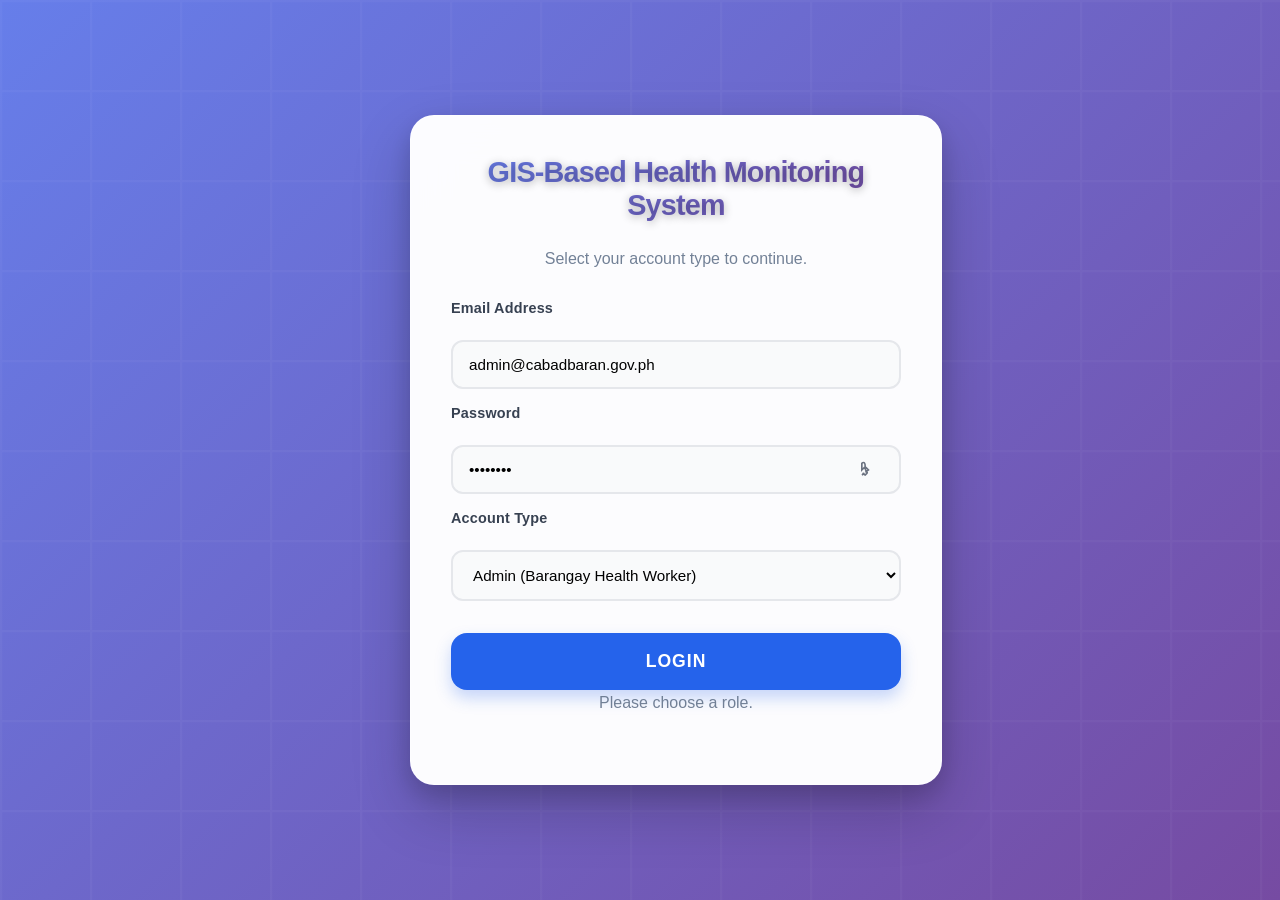
<file: system/index.html>
<!DOCTYPE html>
<html lang="en">
<head>
  <meta charset="UTF-8">
  <meta name="viewport" content="width=device-width, initial-scale=1.0">
  <title>GIS-Based Health Monitoring System</title>
  <link rel="stylesheet" href="styles.css">
</head>
<body>
  <button type="button" class="menu-fab" id="sidebar-toggle" aria-label="Toggle navigation" aria-expanded="true">
    <span class="menu-fab-lines">
      <span></span>
      <span></span>
      <span></span>
    </span>
  </button>
  <main class="layout sidebar-open">
    <aside class="sidebar">
      <div class="profile-section">
        <div class="profile-picture">
          <img src="https://picsum.photos/seed/admin-avatar/80/80.jpg" alt="Admin Profile" />
        </div>
        <div class="profile-info">
          <h3 class="profile-name">Admin User</h3>
          <p class="profile-email">admin@cabadbaran.gov.ph</p>
          <span class="pill role-admin">Barangay Health Worker</span>
        </div>
      </div>
      <p class="nav-group-title">Main</p>
      <nav>
        <a href="#admin-dashboard">Admin Dashboard</a>
        <a href="#case-management">Case Management</a>
      </nav>
      <hr class="sidebar-divider">
      <p class="nav-group-title">Case Workflow</p>
      <nav>
        <a href="#case-form-panel">Case Entry Form</a>
        <a href="#case-records-panel">Case Records</a>
        <a href="#history-panel">Submission History</a>
        <a href="#feedback-panel">Feedback</a>
      </nav>
      <div class="legend">
        <h3>Legend</h3>
        <p><span class="dot high"></span>High-risk barangay</p>
        <p><span class="dot medium"></span>Moderate-risk barangay</p>
        <p><span class="dot low"></span>Low-risk barangay</p>
      </div>
      <button type="button" class="btn ghost logout-btn sidebar-logout" id="logout-btn">Logout</button>
    </aside>

    <section class="content">
      <section id="admin-dashboard" class="panel">
        <div class="panel-title">
          <h2>Admin Dashboard</h2>
          <span class="pill role-admin">Role: Admin</span>
        </div>
        <div class="cards">
          <article class="card">
            <h3>Total Children Assessed</h3>
            <p class="number">1,248</p>
            <small>Current month</small>
          </article>
          <article class="card warning">
            <h3>Identified Malnourished</h3>
            <p class="number">147</p>
            <small>11.8% prevalence</small>
          </article>
          <article class="card danger">
            <h3>Urgent Alerts</h3>
            <p class="number">6</p>
            <small>Need immediate action</small>
          </article>
        </div>
      </section>

      <section id="case-management" class="panel">
        <div class="panel-title">
          <h2>Case Management</h2>
          <span class="pill role-admin">Barangay Health Worker</span>
        </div>

        <div class="case-summary" id="case-summary">
          <article class="summary-item">
            <h3>Monthly Screened</h3>
            <p id="summary-screened">1</p>
          </article>
          <article class="summary-item warning">
            <h3>Monthly Malnourished</h3>
            <p id="summary-malnourished">1</p>
          </article>
          <article class="summary-item">
            <h3>Prevalence Rate</h3>
            <p id="summary-prevalence">100.0%</p>
          </article>
          <article class="summary-item low">
            <h3>Submitted Cases</h3>
            <p id="summary-submitted">0</p>
          </article>
        </div>

        <form id="case-form" class="case-form">
          <div id="case-form-panel"></div>
          <div class="form-grid form-grid-wide">
            <label for="child-name">
              Child Full Name
              <input type="text" id="child-name" placeholder="e.g. Juan Dela Cruz" required>
            </label>
            <label for="child-age">
              Age
              <input type="number" id="child-age" min="0" max="18" placeholder="0-18" required>
            </label>
            <label for="child-sex">
              Sex
              <select id="child-sex" required>
                <option value="">Select sex</option>
                <option value="Male">Male</option>
                <option value="Female">Female</option>
              </select>
            </label>
            <label for="barangay-name">
              Barangay
              <input type="text" id="barangay-name" placeholder="e.g. Barangay 1" required>
            </label>
            <label for="date-screened">
              Date Screened
              <input type="date" id="date-screened" required>
            </label>
            <label for="nutritional-status">
              Nutritional Status
              <select id="nutritional-status" required>
                <option value="">Select status</option>
                <option value="Severely Underweight">Severely Underweight</option>
                <option value="Underweight">Underweight</option>
                <option value="Normal">Normal</option>
              </select>
            </label>
            <label for="workflow-status">
              Workflow Status
              <select id="workflow-status" required>
                <option value="Draft">Draft</option>
                <option value="For Submission">For Submission</option>
                <option value="Returned for Correction">Returned for Correction</option>
              </select>
            </label>
            <label for="case-remarks" class="full-width">
              Remarks / Notes
              <textarea id="case-remarks" rows="2" placeholder="Optional case notes or correction remarks"></textarea>
            </label>
          </div>
          <div class="action-row action-row-between">
            <div class="action-group">
              <button type="submit" class="btn primary" id="save-case-btn">Add Case</button>
              <button type="button" class="btn ghost" id="clear-form-btn">Clear Form</button>
            </div>
            <button type="button" class="btn success" id="submit-cases-btn">Submit Case List to Super Admin</button>
          </div>
          <div class="data-management">
            <h3>Data Management</h3>
            <div class="action-group">
              <button type="button" class="btn primary" id="export-btn">Export Data</button>
              <label for="import-file" class="btn ghost">Import Data</label>
              <input type="file" id="import-file" accept=".json" style="display: none;">
              <button type="button" class="btn ghost" id="generate-sample-btn">Generate Sample Data</button>
              <button type="button" class="btn danger" id="clear-data-btn">Clear All Data</button>
            </div>
          </div>
          <p class="status-text" id="submission-status">No submission yet.</p>
        </form>

        <div class="filters-bar">
          <input type="text" id="filter-search" placeholder="Search child name">
          <input type="text" id="filter-barangay" placeholder="Filter by barangay">
          <select id="filter-nutrition">
            <option value="">All nutrition status</option>
            <option value="Severely Underweight">Severely Underweight</option>
            <option value="Underweight">Underweight</option>
            <option value="Normal">Normal</option>
          </select>
          <select id="filter-workflow">
            <option value="">All workflow status</option>
            <option value="Draft">Draft</option>
            <option value="For Submission">For Submission</option>
            <option value="Submitted">Submitted</option>
            <option value="Returned for Correction">Returned for Correction</option>
          </select>
        </div>

        <div class="table-wrap" id="case-records-panel">
          <table class="cases-table">
            <thead>
              <tr>
                <th>Child Name</th>
                <th>Age</th>
                <th>Sex</th>
                <th>Barangay</th>
                <th>Date Screened</th>
                <th>Nutrition Status</th>
                <th>Workflow</th>
                <th>Remarks</th>
                <th>Actions</th>
              </tr>
            </thead>
            <tbody id="cases-tbody"></tbody>
          </table>
        </div>

        <div class="support-grid">
          <section class="subpanel" id="history-panel">
            <h3>Submission History</h3>
            <div class="table-wrap">
              <table>
                <thead>
                  <tr>
                    <th>Submission Time</th>
                    <th>Cases Submitted</th>
                    <th>Status</th>
                  </tr>
                </thead>
                <tbody id="submission-history-body">
                  <tr>
                    <td colspan="3" class="empty-row">No submissions yet.</td>
                  </tr>
                </tbody>
              </table>
            </div>
          </section>

          <section class="subpanel" id="feedback-panel">
            <h3>Notifications and Feedback</h3>
            <ul id="feedback-list" class="feedback-list">
              <li class="empty-row">No returned cases.</li>
            </ul>
          </section>
        </div>
      </section>

    </section>
  </main>
  <script>
    (function () {
      const currentRole = sessionStorage.getItem("userRole");
      if (currentRole !== "admin") {
        window.location.href = "login.html";
        return;
      }

      const layout = document.querySelector(".layout");
      const sidebarToggle = document.querySelector("#sidebar-toggle");
      const logoutBtn = document.querySelector("#logout-btn");
      const caseForm = document.querySelector("#case-form");
      const casesBody = document.querySelector("#cases-tbody");
      const childNameInput = document.querySelector("#child-name");
      const childAgeInput = document.querySelector("#child-age");
      const childSexInput = document.querySelector("#child-sex");
      const barangayInput = document.querySelector("#barangay-name");
      const dateScreenedInput = document.querySelector("#date-screened");
      const statusInput = document.querySelector("#nutritional-status");
      const workflowInput = document.querySelector("#workflow-status");
      const remarksInput = document.querySelector("#case-remarks");
      const clearFormBtn = document.querySelector("#clear-form-btn");
      const submitCasesBtn = document.querySelector("#submit-cases-btn");
      const saveCaseBtn = document.querySelector("#save-case-btn");
      const submissionStatus = document.querySelector("#submission-status");
      const summaryScreened = document.querySelector("#summary-screened");
      const summaryMalnourished = document.querySelector("#summary-malnourished");
      const summaryPrevalence = document.querySelector("#summary-prevalence");
      const summarySubmitted = document.querySelector("#summary-submitted");
      const filterSearch = document.querySelector("#filter-search");
      const filterBarangay = document.querySelector("#filter-barangay");
      const filterNutrition = document.querySelector("#filter-nutrition");
      const filterWorkflow = document.querySelector("#filter-workflow");
      const submissionHistoryBody = document.querySelector("#submission-history-body");
      const feedbackList = document.querySelector("#feedback-list");

      let editingCaseId = null;
      let nextId = 1;
      let submissionHistory = [];
      let cases = [];

      // Data persistence functions
      function saveToLocalStorage() {
        try {
          localStorage.setItem('healthCases', JSON.stringify(cases));
          localStorage.setItem('submissionHistory', JSON.stringify(submissionHistory));
          localStorage.setItem('nextId', JSON.stringify(nextId));
        } catch (error) {
          console.error('Error saving to localStorage:', error);
          submissionStatus.textContent = 'Error saving data. Storage may be full.';
        }
      }

      function loadFromLocalStorage() {
        try {
          const savedCases = localStorage.getItem('healthCases');
          const savedHistory = localStorage.getItem('submissionHistory');
          const savedNextId = localStorage.getItem('nextId');
          
          if (savedCases) cases = JSON.parse(savedCases);
          if (savedHistory) submissionHistory = JSON.parse(savedHistory);
          if (savedNextId) nextId = JSON.parse(savedNextId);
          
          // If no data exists, initialize with sample data
          if (cases.length === 0) {
            cases = [
              {
                id: 1,
                childName: "Sample Child A",
                childAge: "4",
                childSex: "Female",
                barangay: "Barangay 1",
                dateScreened: "2026-04-17",
                nutrition: "Underweight",
                workflow: "Draft",
                remarks: "Initial assessment completed."
              }
            ];
            nextId = 2;
          }
        } catch (error) {
          console.error('Error loading from localStorage:', error);
          cases = [];
          submissionHistory = [];
          nextId = 1;
        }
      }

      function exportData() {
        const data = {
          cases: cases,
          submissionHistory: submissionHistory,
          exportDate: new Date().toISOString()
        };
        const dataStr = JSON.stringify(data, null, 2);
        const dataBlob = new Blob([dataStr], {type: 'application/json'});
        const url = URL.createObjectURL(dataBlob);
        const link = document.createElement('a');
        link.href = url;
        link.download = `health-monitoring-data-${new Date().toISOString().split('T')[0]}.json`;
        link.click();
        URL.revokeObjectURL(url);
        showToast("Data exported successfully!", "success");
      }

      function importData(event) {
        const file = event.target.files[0];
        if (!file) return;
        
        const reader = new FileReader();
        reader.onload = function(e) {
          try {
            const data = JSON.parse(e.target.result);
            if (data.cases && Array.isArray(data.cases)) {
              cases = data.cases;
              submissionHistory = data.submissionHistory || [];
              nextId = Math.max(...cases.map(c => c.id), 0) + 1;
              saveToLocalStorage();
              refreshUI();
              submissionStatus.textContent = 'Data imported successfully!';
            } else {
              submissionStatus.textContent = 'Invalid data format.';
            }
          } catch (error) {
            submissionStatus.textContent = 'Error importing data. Please check the file format.';
          }
        };
        reader.readAsText(file);
      }

      function generateSampleData() {
        const sampleNames = ['Juan Dela Cruz', 'Maria Santos', 'Jose Reyes', 'Ana Garcia', 'Pedro Lopez'];
        const barangays = ['Barangay 1', 'Barangay 2', 'Barangay 3', 'Barangay 4', 'Barangay 5'];
        const nutritionStatuses = ['Normal', 'Underweight', 'Severely Underweight'];
        const workflowStatuses = ['Draft', 'For Submission', 'Submitted'];
        
        for (let i = 0; i < 10; i++) {
          const randomDate = new Date(2026, 3, Math.floor(Math.random() * 30) + 1);
          cases.push({
            id: nextId++,
            childName: sampleNames[Math.floor(Math.random() * sampleNames.length)] + ' ' + (i + 1),
            childAge: String(Math.floor(Math.random() * 10) + 1),
            childSex: Math.random() > 0.5 ? 'Male' : 'Female',
            barangay: barangays[Math.floor(Math.random() * barangays.length)],
            dateScreened: randomDate.toISOString().split('T')[0],
            nutrition: nutritionStatuses[Math.floor(Math.random() * nutritionStatuses.length)],
            workflow: workflowStatuses[Math.floor(Math.random() * workflowStatuses.length)],
            remarks: Math.random() > 0.7 ? 'Sample remark for testing' : ''
          });
        }
        saveToLocalStorage();
        refreshUI();
        submissionStatus.textContent = 'Sample data generated successfully!';
      }

      function clearAllData() {
        if (confirm('Are you sure you want to clear all data? This action cannot be undone.')) {
          cases = [];
          submissionHistory = [];
          nextId = 1;
          localStorage.removeItem('healthCases');
          localStorage.removeItem('submissionHistory');
          localStorage.removeItem('nextId');
          refreshUI();
          submissionStatus.textContent = 'All data cleared.';
        }
      }

      // Toast notification system
      function showToast(message, type = 'info') {
        const existingToast = document.querySelector('.toast');
        if (existingToast) {
          existingToast.remove();
        }
        
        const toast = document.createElement('div');
        toast.className = `toast ${type}`;
        toast.textContent = message;
        document.body.appendChild(toast);
        
        setTimeout(() => toast.classList.add('show'), 100);
        
        setTimeout(() => {
          toast.classList.remove('show');
          setTimeout(() => toast.remove(), 300);
        }, 3000);
      }

      // Load data on page load
      loadFromLocalStorage();

      if (layout && sidebarToggle) {
        sidebarToggle.addEventListener("click", function () {
          const isOpen = layout.classList.toggle("sidebar-open");
          layout.classList.toggle("sidebar-closed", !isOpen);
          sidebarToggle.setAttribute("aria-expanded", String(isOpen));
        });
      }

      if (logoutBtn) {
        logoutBtn.addEventListener("click", function () {
          sessionStorage.removeItem("userRole");
          window.location.href = "login.html";
        });
      }

      if (!caseForm || !casesBody) return;

      function resetCaseForm() {
        caseForm.reset();
        workflowInput.value = "Draft";
        editingCaseId = null;
        saveCaseBtn.textContent = "Add Case";
      }

      function getStatusPill(status) {
        if (status === "Severely Underweight") {
          return '<span class="pill risk high">Severely Underweight</span>';
        }
        if (status === "Underweight") {
          return '<span class="pill risk medium">Underweight</span>';
        }
        return '<span class="pill risk low">Normal</span>';
      }

      function escapeHtml(value) {
        return String(value)
          .replaceAll("&", "&amp;")
          .replaceAll("<", "&lt;")
          .replaceAll(">", "&gt;")
          .replaceAll('"', "&quot;")
          .replaceAll("'", "&#39;");
      }

      function getWorkflowPill(status) {
        if (status === "Submitted") return '<span class="pill wf submitted">Submitted</span>';
        if (status === "For Submission") return '<span class="pill wf for-submit">For Submission</span>';
        if (status === "Returned for Correction") return '<span class="pill wf returned">Returned for Correction</span>';
        return '<span class="pill wf draft">Draft</span>';
      }

      function updateSummary() {
        const total = cases.length;
        const malnourished = cases.filter(function (item) {
          return item.nutrition === "Severely Underweight" || item.nutrition === "Underweight";
        }).length;
        const submitted = cases.filter(function (item) {
          return item.workflow === "Submitted";
        }).length;
        const prevalence = total === 0 ? 0 : (malnourished / total) * 100;

        summaryScreened.textContent = String(total);
        summaryMalnourished.textContent = String(malnourished);
        summaryPrevalence.textContent = prevalence.toFixed(1) + "%";
        summarySubmitted.textContent = String(submitted);
      }

      function renderSubmissionHistory() {
        submissionHistoryBody.innerHTML = "";
        if (submissionHistory.length === 0) {
          submissionHistoryBody.innerHTML = '<tr><td colspan="3" class="empty-row">No submissions yet.</td></tr>';
          return;
        }

        submissionHistory.forEach(function (item) {
          const row = document.createElement("tr");
          row.innerHTML =
            "<td>" + escapeHtml(item.time) + "</td>" +
            "<td>" + escapeHtml(item.count) + "</td>" +
            '<td><span class="pill wf submitted">Submitted</span></td>';
          submissionHistoryBody.appendChild(row);
        });
      }

      function renderFeedback() {
        feedbackList.innerHTML = "";
        const returnedCases = cases.filter(function (item) {
          return item.workflow === "Returned for Correction" && item.remarks;
        });

        if (returnedCases.length === 0) {
          feedbackList.innerHTML = '<li class="empty-row">No returned cases.</li>';
          return;
        }

        returnedCases.forEach(function (item) {
          const listItem = document.createElement("li");
          listItem.innerHTML = "<strong>" +
            escapeHtml(item.childName) +
            " (" +
            escapeHtml(item.barangay) +
            ")</strong>: " +
            escapeHtml(item.remarks);
          feedbackList.appendChild(listItem);
        });
      }

      function getFilteredCases() {
        const search = filterSearch.value.trim().toLowerCase();
        const barangayFilter = filterBarangay.value.trim().toLowerCase();
        const nutritionFilter = filterNutrition.value;
        const workflowFilter = filterWorkflow.value;

        return cases.filter(function (item) {
          const matchSearch = !search || item.childName.toLowerCase().includes(search);
          const matchBarangay = !barangayFilter || item.barangay.toLowerCase().includes(barangayFilter);
          const matchNutrition = !nutritionFilter || item.nutrition === nutritionFilter;
          const matchWorkflow = !workflowFilter || item.workflow === workflowFilter;
          return matchSearch && matchBarangay && matchNutrition && matchWorkflow;
        });
      }

      function renderCases() {
        const filteredCases = getFilteredCases();
        casesBody.innerHTML = "";

        if (filteredCases.length === 0) {
          casesBody.innerHTML =
            '<tr><td colspan="9" class="empty-row">No cases match the current filters.</td></tr>';
          return;
        }

        filteredCases.forEach(function (item) {
          const row = document.createElement("tr");
          row.setAttribute("data-id", String(item.id));
          row.innerHTML =
            "<td>" + escapeHtml(item.childName) + "</td>" +
            "<td>" + escapeHtml(item.childAge) + "</td>" +
            "<td>" + escapeHtml(item.childSex) + "</td>" +
            "<td>" + escapeHtml(item.barangay) + "</td>" +
            "<td>" + escapeHtml(item.dateScreened) + "</td>" +
            "<td>" + getStatusPill(item.nutrition) + "</td>" +
            "<td>" + getWorkflowPill(item.workflow) + "</td>" +
            "<td>" + escapeHtml(item.remarks || "-") + "</td>" +
            '<td class="cell-actions">' +
            '<button type="button" class="btn small edit-btn">Edit</button>' +
            '<button type="button" class="btn small danger delete-btn">Delete</button>' +
            '<button type="button" class="btn small ghost remark-btn">Add Remark</button>' +
            "</td>";
          casesBody.appendChild(row);
        });
      }

      function refreshUI() {
        renderCases();
        updateSummary();
        renderSubmissionHistory();
        renderFeedback();
      }

      caseForm.addEventListener("submit", function (event) {
        event.preventDefault();

        const childName = childNameInput.value.trim();
        const childAge = childAgeInput.value.trim();
        const childSex = childSexInput.value.trim();
        const barangay = barangayInput.value.trim();
        const dateScreened = dateScreenedInput.value.trim();
        const nutrition = statusInput.value.trim();
        const workflow = workflowInput.value.trim();
        const remarks = remarksInput.value.trim();

        // Enhanced validation
        const validationErrors = [];
        
        if (!childName.trim()) {
          validationErrors.push("Child name is required");
        } else if (childName.trim().length < 2) {
          validationErrors.push("Child name must be at least 2 characters");
        } else if (childName.trim().length > 100) {
          validationErrors.push("Child name must be less than 100 characters");
        }
        
        if (!childAge.trim()) {
          validationErrors.push("Age is required");
        } else {
          const ageNumber = Number(childAge);
          if (!Number.isInteger(ageNumber) || ageNumber < 0 || ageNumber > 18) {
            validationErrors.push("Age must be a whole number from 0 to 18");
          }
        }
        
        if (!childSex) {
          validationErrors.push("Sex is required");
        }
        
        if (!barangay.trim()) {
          validationErrors.push("Barangay is required");
        } else if (barangay.trim().length < 2) {
          validationErrors.push("Barangay name must be at least 2 characters");
        }
        
        if (!dateScreened) {
          validationErrors.push("Date screened is required");
        } else {
          const screenedDate = new Date(dateScreened);
          const today = new Date();
          const maxDate = new Date(today.getFullYear(), today.getMonth() + 6, today.getDate());
          if (screenedDate > maxDate) {
            validationErrors.push("Date screened cannot be more than 6 months in the future");
          }
          if (screenedDate < new Date('2020-01-01')) {
            validationErrors.push("Date screened cannot be before 2020");
          }
        }
        
        if (!nutrition) {
          validationErrors.push("Nutritional status is required");
        }
        
        if (!workflow) {
          validationErrors.push("Workflow status is required");
        }
        
        if (remarks && remarks.length > 500) {
          validationErrors.push("Remarks must be less than 500 characters");
        }
        
        if (validationErrors.length > 0) {
          submissionStatus.textContent = "Validation errors: " + validationErrors.join("; ");
          submissionStatus.style.color = "var(--high)";
          return;
        }
        
        submissionStatus.style.color = "var(--muted)";

        const isDuplicate = cases.some(function (item) {
          return item.id !== editingCaseId &&
            item.childName.toLowerCase() === childName.toLowerCase() &&
            item.barangay.toLowerCase() === barangay.toLowerCase() &&
            item.dateScreened === dateScreened;
        });

        if (isDuplicate) {
          submissionStatus.textContent = "Duplicate case detected for the same child, barangay, and date.";
          return;
        }

        if (editingCaseId) {
          const currentCase = cases.find(function (item) {
            return item.id === editingCaseId;
          });
          if (!currentCase) return;

          currentCase.childName = childName;
          currentCase.childAge = childAge;
          currentCase.childSex = childSex;
          currentCase.barangay = barangay;
          currentCase.dateScreened = dateScreened;
          currentCase.nutrition = nutrition;
          currentCase.workflow = workflow;
          currentCase.remarks = remarks;
        } else {
          cases.push({
            id: nextId++,
            childName: childName,
            childAge: childAge,
            childSex: childSex,
            barangay: barangay,
            dateScreened: dateScreened,
            nutrition: nutrition,
            workflow: workflow,
            remarks: remarks
          });
        }

        submissionStatus.textContent = "Case list updated. Ready for submission.";
        showToast("Case saved successfully!", "success");
        saveToLocalStorage();
        refreshUI();
        resetCaseForm();
      });

      casesBody.addEventListener("click", function (event) {
        const target = event.target;
        if (!(target instanceof HTMLButtonElement)) return;

        const row = target.closest("tr");
        if (!row) return;
        const caseId = Number(row.getAttribute("data-id"));
        const currentCase = cases.find(function (item) {
          return item.id === caseId;
        });
        if (!currentCase) return;

        if (target.classList.contains("delete-btn")) {
          const currentIndex = cases.findIndex(function (item) {
            return item.id === caseId;
          });
          if (currentIndex >= 0) {
            cases.splice(currentIndex, 1);
          }
          if (editingCaseId === caseId) resetCaseForm();
          submissionStatus.textContent = "Case deleted. Review and submit updates.";
          showToast("Case deleted successfully!", "success");
          saveToLocalStorage();
          refreshUI();
          return;
        }

        if (target.classList.contains("edit-btn")) {
          childNameInput.value = currentCase.childName;
          childAgeInput.value = currentCase.childAge;
          childSexInput.value = currentCase.childSex;
          barangayInput.value = currentCase.barangay;
          dateScreenedInput.value = currentCase.dateScreened;
          statusInput.value = currentCase.nutrition;
          workflowInput.value = currentCase.workflow;
          remarksInput.value = currentCase.remarks || "";
          editingCaseId = caseId;
          saveCaseBtn.textContent = "Update Case";
          submissionStatus.textContent = "Editing case for " + currentCase.childName + ".";
          return;
        }

        if (target.classList.contains("remark-btn")) {
          const remarkInput = window.prompt("Enter return/correction remark:", currentCase.remarks || "");
          if (remarkInput === null) return;
          currentCase.remarks = remarkInput.trim();
          if (currentCase.remarks) {
            currentCase.workflow = "Returned for Correction";
          }
          submissionStatus.textContent = "Remark saved.";
          showToast("Remark saved successfully!", "success");
          saveToLocalStorage();
          refreshUI();
        }
      });

      clearFormBtn.addEventListener("click", function () {
        resetCaseForm();
      });

      submitCasesBtn.addEventListener("click", function () {
        const totalCases = cases.length;
        if (totalCases === 0) {
          submissionStatus.textContent = "No cases available to submit.";
          return;
        }

        let submittedNow = 0;
        cases.forEach(function (item) {
          if (item.workflow === "Draft" || item.workflow === "For Submission") {
            item.workflow = "Submitted";
            submittedNow += 1;
          }
        });

        submissionHistory.unshift({
          time: new Date().toLocaleString(),
          count: submittedNow
        });

        submissionStatus.textContent = submittedNow > 0
          ? "Submitted " + submittedNow + " case(s) to Super Admin for validation."
          : "No Draft/For Submission cases were available to submit.";
        if (submittedNow > 0) {
          showToast(`Successfully submitted ${submittedNow} case(s)!`, "success");
        }
        saveToLocalStorage();
        refreshUI();
      });

      [filterSearch, filterBarangay, filterNutrition, filterWorkflow].forEach(function (filterInput) {
        filterInput.addEventListener("input", renderCases);
        filterInput.addEventListener("change", renderCases);
      });

      // Data management event listeners
      const exportBtn = document.querySelector("#export-btn");
      const importFile = document.querySelector("#import-file");
      const generateSampleBtn = document.querySelector("#generate-sample-btn");
      const clearDataBtn = document.querySelector("#clear-data-btn");

      if (exportBtn) {
        exportBtn.addEventListener("click", exportData);
      }

      if (importFile) {
        importFile.addEventListener("change", importData);
      }

      if (generateSampleBtn) {
        generateSampleBtn.addEventListener("click", generateSampleData);
      }

      if (clearDataBtn) {
        clearDataBtn.addEventListener("click", clearAllData);
      }

      refreshUI();
    })();
  </script>
</body>
</html>
</file>
<file: system/styles.css>
:root {
  --bg: #eef3ff;
  --panel: #ffffff;
  --primary: #2563eb;
  --primary-dark: #1d4ed8;
  --text: #0f172a;
  --muted: #64748b;
  --border: #d9e2f1;
  --high: #dc2626;
  --medium: #f59e0b;
  --low: #16a34a;
  --shadow-soft: 0 10px 30px rgba(15, 23, 42, 0.08);
}

/* Hide scrollbars for cleaner UI */
::-webkit-scrollbar {
  width: 0px;
  height: 0px;
  background: transparent;
}

::-webkit-scrollbar-track {
  background: transparent;
}

::-webkit-scrollbar-thumb {
  background: transparent;
}

::-webkit-scrollbar-thumb:hover {
  background: transparent;
}

/* Firefox scrollbar hiding */
* {
  scrollbar-width: none;
}

html {
  scrollbar-width: none;
  -ms-overflow-style: none;
}

body {
  margin: 0;
  font-family: "Segoe UI", Tahoma, Arial, sans-serif;
  background:
    radial-gradient(circle at 10% 10%, #f8fbff 0%, transparent 40%),
    radial-gradient(circle at 90% 0%, #e9f0ff 0%, transparent 35%),
    var(--bg);
  color: var(--text);
}

.menu-fab {
  position: fixed;
  top: 14px;
  left: 14px;
  width: 44px;
  height: 44px;
  border-radius: 10px;
  border: 1px solid #cfd8ea;
  background: #ffffff;
  display: grid;
  place-items: center;
  padding: 0;
  cursor: pointer;
  z-index: 1200;
  box-shadow: 0 10px 24px rgba(15, 23, 42, 0.16);
  transition: transform 0.2s ease, box-shadow 0.2s ease;
}

.menu-fab-lines {
  display: grid;
  gap: 4px;
}

.menu-fab-lines span {
  display: block;
  width: 18px;
  height: 2px;
  border-radius: 999px;
  background: #0f172a;
}

.menu-fab:hover {
  background: #f8fafc;
  transform: translateY(-1px);
  box-shadow: 0 14px 28px rgba(15, 23, 42, 0.2);
}

.auth-tools {
  display: flex;
  align-items: center;
  gap: 10px;
}

.topbar {
  padding: 18px 24px;
  background: linear-gradient(120deg, #0052cc, #2a7fff);
  color: #fff;
  display: flex;
  justify-content: space-between;
  gap: 16px;
  align-items: center;
}

.sidebar-toggle {
  border: 1px solid rgba(255, 255, 255, 0.5);
  background: rgba(255, 255, 255, 0.16);
  color: #fff;
  border-radius: 8px;
  padding: 8px 12px;
  font-weight: 600;
  cursor: pointer;
}

.sidebar-toggle:hover {
  background: rgba(255, 255, 255, 0.24);
}

.logout-btn {
  background: rgba(255, 255, 255, 0.16);
  border-color: rgba(255, 255, 255, 0.45);
  color: #fff;
}

.logout-btn:hover {
  background: rgba(255, 255, 255, 0.24);
}

.sidebar-logout {
  margin-top: 18px;
  width: 100%;
}

.topbar h1 {
  margin: 0;
  font-size: 1.5rem;
}

.topbar p {
  margin: 6px 0 0;
  opacity: 0.95;
  font-size: 0.95rem;
}

.layout {
  display: grid;
  grid-template-columns: 280px 1fr;
  min-height: 100vh;
  transition: grid-template-columns 0.3s ease;
  position: relative;
}

.layout.sidebar-open {
  grid-template-columns: 280px 1fr;
}

.layout.sidebar-closed {
  grid-template-columns: 0 1fr;
}

.sidebar {
  background: linear-gradient(175deg, #0f172a 0%, #111c36 100%);
  color: #fff;
  padding: 24px 20px;
  transition: opacity 0.3s ease, transform 0.3s ease, padding 0.3s ease;
  overflow-y: auto;
  overflow-x: hidden;
  border-right: 1px solid rgba(148, 163, 184, 0.18);
  position: sticky;
  top: 0;
  height: 100vh;
  z-index: 10;
}

.layout.sidebar-closed .sidebar {
  opacity: 0;
  pointer-events: none;
  transform: translateX(-20px);
  padding-left: 0;
  padding-right: 0;
}

.profile-section {
  display: flex;
  flex-direction: column;
  align-items: center;
  text-align: center;
  padding: 20px 0;
  border-bottom: 1px solid rgba(148, 163, 184, 0.35);
  margin-bottom: 20px;
}

.profile-picture {
  margin-bottom: 16px;
  display: flex;
  justify-content: center;
  align-items: center;
}

.profile-picture img {
  width: 80px;
  height: 80px;
  border-radius: 50%;
  border: 3px solid rgba(255, 255, 255, 0.2);
  box-shadow: 0 4px 12px rgba(0, 0, 0, 0.15);
  transition: transform 0.2s ease, box-shadow 0.2s ease;
  object-fit: cover;
  display: block;
}

.profile-picture img:hover {
  transform: scale(1.05);
  box-shadow: 0 6px 16px rgba(0, 0, 0, 0.2);
}

.profile-info {
  display: flex;
  flex-direction: column;
  align-items: center;
  gap: 6px;
  width: 100%;
}

.profile-name {
  margin: 0;
  font-size: 1.1rem;
  font-weight: 600;
  color: #fff;
  text-align: center;
}

.profile-email {
  margin: 0;
  font-size: 0.85rem;
  color: #93c5fd;
  opacity: 0.9;
  text-align: center;
  word-break: break-word;
}

.sidebar h2 {
  margin-top: 0;
  font-size: 1.1rem;
}

.sidebar nav {
  display: grid;
  gap: 10px;
  margin-bottom: 12px;
}

.nav-group-title {
  margin: 12px 0 8px;
  font-size: 0.75rem;
  text-transform: uppercase;
  letter-spacing: 0.04em;
  color: #93c5fd;
  font-weight: 700;
}

.sidebar-divider {
  border: none;
  border-top: 1px solid rgba(148, 163, 184, 0.35);
  margin: 10px 0;
}

.sidebar a {
  text-decoration: none;
  color: #d1e4ff;
  padding: 10px;
  border-radius: 10px;
  background: rgba(255, 255, 255, 0.06);
  border: 1px solid rgba(255, 255, 255, 0.06);
  transition: all 0.18s ease;
}

.sidebar a:hover {
  background: rgba(59, 130, 246, 0.25);
  border-color: rgba(96, 165, 250, 0.35);
  transform: translateX(2px);
}

.legend h3 {
  margin: 0 0 8px;
}

.legend p {
  margin: 8px 0;
  font-size: 0.92rem;
  color: #d1e4ff;
}

.dot {
  display: inline-block;
  width: 11px;
  height: 11px;
  border-radius: 50%;
  margin-right: 7px;
}

.dot.high {
  background: var(--high);
}

.dot.medium {
  background: var(--medium);
}

.dot.low {
  background: var(--low);
}

.content {
  padding: 24px;
  padding-top: 20px;
  display: grid;
  gap: 20px;
  max-width: 100%;
  overflow-x: hidden;
}

.panel {
  background: var(--panel);
  border: 1px solid var(--border);
  border-radius: 16px;
  padding: 24px;
  box-shadow: var(--shadow-soft);
  position: relative;
  overflow: hidden;
}

.panel-title {
  display: flex;
  justify-content: space-between;
  align-items: flex-start;
  gap: 16px;
  margin-bottom: 20px;
  padding-bottom: 16px;
  border-bottom: 1px solid var(--border);
}

.panel h2 {
  margin: 0;
  font-size: 1.5rem;
  font-weight: 700;
  color: var(--text);
  line-height: 1.3;
}

.cards {
  margin-top: 20px;
  display: grid;
  grid-template-columns: repeat(auto-fit, minmax(200px, 1fr));
  gap: 16px;
}

.card {
  border: 1px solid var(--border);
  border-left: 4px solid var(--primary);
  border-radius: 12px;
  padding: 20px;
  background: linear-gradient(180deg, #ffffff 0%, #f8fbff 100%);
  transition: transform 0.2s ease, box-shadow 0.2s ease, border-color 0.2s ease;
  position: relative;
  overflow: hidden;
}

.card:hover {
  transform: translateY(-2px);
  box-shadow: 0 12px 28px rgba(15, 23, 42, 0.12);
  border-color: rgba(37, 99, 235, 0.2);
}

.card.warning {
  border-left-color: var(--medium);
}

.card.danger {
  border-left-color: var(--high);
}

.card h3 {
  margin: 0 0 8px;
  font-size: 0.95rem;
  color: #334155;
}

.number {
  margin: 0;
  font-size: 1.8rem;
  font-weight: 700;
}

.card small {
  color: var(--muted);
}

.case-form {
  margin-top: 16px;
  margin-bottom: 20px;
  border: 1px solid var(--border);
  border-radius: 12px;
  padding: 24px;
  background: linear-gradient(135deg, #fbfdff 0%, #f8fbff 100%);
  box-shadow: 0 2px 8px rgba(15, 23, 42, 0.04);
}

.case-summary {
  display: grid;
  grid-template-columns: repeat(auto-fit, minmax(160px, 1fr));
  gap: 16px;
  margin: 16px 0 20px;
}

.summary-item {
  border: 1px solid var(--border);
  border-left: 4px solid var(--primary);
  border-radius: 12px;
  padding: 16px;
  background: #fff;
  transition: transform 0.2s ease, box-shadow 0.2s ease;
}

.summary-item h3 {
  margin: 0 0 6px;
  font-size: 0.86rem;
  color: #475569;
}

.summary-item p {
  margin: 0;
  font-size: 1.4rem;
  font-weight: 700;
}

.summary-item.high {
  border-left-color: var(--high);
}

.summary-item.warning {
  border-left-color: var(--medium);
}

.summary-item.medium {
  border-left-color: var(--medium);
}

.summary-item.low {
  border-left-color: var(--low);
}

.form-grid {
  display: grid;
  grid-template-columns: repeat(auto-fit, minmax(250px, 1fr));
  gap: 16px;
  align-items: start;
}

.form-grid-wide {
  grid-template-columns: repeat(auto-fit, minmax(280px, 1fr));
}

.form-grid label {
  display: grid;
  gap: 8px;
  font-size: 0.9rem;
  color: #334155;
  font-weight: 600;
  line-height: 1.4;
}

.form-grid input,
.form-grid select,
.form-grid textarea {
  border: 1px solid var(--border);
  border-radius: 8px;
  padding: 12px;
  font: inherit;
  color: var(--text);
  background: #fff;
  transition: border-color 0.15s ease, box-shadow 0.15s ease, transform 0.15s ease;
  line-height: 1.5;
}

.form-grid input:focus,
.form-grid select:focus,
.form-grid textarea:focus,
.filters-bar input:focus,
.filters-bar select:focus {
  outline: none;
  border-color: #93c5fd;
  box-shadow: 0 0 0 3px rgba(37, 99, 235, 0.12);
  transform: translateY(-1px);
}

.full-width {
  grid-column: 1 / -1;
}

.action-row {
  margin-top: 12px;
  display: flex;
  flex-wrap: wrap;
  gap: 10px;
}

.action-row-between {
  justify-content: space-between;
}

.data-management {
  margin-top: 1.5rem;
  padding: 1rem;
  background: var(--bg);
  border-radius: 8px;
  border: 1px solid var(--border);
}

.data-management h3 {
  margin: 0 0 0.75rem 0;
  font-size: 0.875rem;
  font-weight: 600;
  color: var(--muted);
  text-transform: uppercase;
  letter-spacing: 0.05em;
}

.data-management .action-group {
  display: flex;
  flex-wrap: wrap;
  gap: 0.5rem;
}

.data-management .btn {
  font-size: 0.875rem;
  padding: 0.375rem 0.75rem;
}

.action-group {
  display: flex;
  flex-wrap: wrap;
  gap: 10px;
}

.filters-bar {
  display: grid;
  grid-template-columns: repeat(auto-fit, minmax(200px, 1fr));
  gap: 12px;
  margin-bottom: 16px;
  padding: 16px;
  background: #f8fafc;
  border-radius: 8px;
  border: 1px solid var(--border);
}

.filters-bar input,
.filters-bar select {
  border: 1px solid var(--border);
  border-radius: 8px;
  padding: 12px;
  font: inherit;
  background: #fff;
  transition: border-color 0.15s ease, box-shadow 0.15s ease;
}

.btn {
  border: 1px solid transparent;
  border-radius: 8px;
  padding: 8px 12px;
  font-weight: 600;
  cursor: pointer;
  font: inherit;
  transition: transform 0.15s ease, box-shadow 0.15s ease, background 0.15s ease;
}

.btn:hover {
  transform: translateY(-1px);
}

.btn:active {
  transform: translateY(0);
}

.btn:disabled {
  opacity: 0.6;
  cursor: not-allowed;
  transform: none;
}

.btn.primary {
  background: var(--primary);
  color: #fff;
  box-shadow: 0 8px 16px rgba(37, 99, 235, 0.25);
}

.btn.success {
  background: #15803d;
  color: #fff;
}

.btn.ghost {
  background: #f8fbff;
  border-color: var(--border);
  color: var(--text);
}

.btn.danger {
  background: #dc2626;
  color: #fff;
}

.btn.small {
  padding: 6px 10px;
  font-size: 0.85rem;
}

.cases-table th {
  white-space: nowrap;
  background: #f8fafc;
  padding: 12px;
  text-align: left;
  font-weight: 600;
  color: #334155;
  border-bottom: 2px solid var(--border);
}

.cell-actions {
  display: flex;
  gap: 6px;
  flex-wrap: wrap;
  align-items: center;
}

.status-text {
  margin: 10px 0 0;
  color: var(--muted);
  font-size: 0.9rem;
}

.empty-row {
  text-align: center;
  color: var(--muted);
}

.support-grid {
  margin-top: 20px;
  display: grid;
  grid-template-columns: 1fr 1fr;
  gap: 16px;
}

@media (max-width: 1024px) {
  .layout {
    grid-template-columns: 260px 1fr;
  }
  
  .sidebar {
    padding: 20px 16px;
  }
  
  .profile-section {
    padding: 16px 0;
  }
  
  .profile-picture img {
    width: 60px;
    height: 60px;
  }
  
  .profile-name {
    font-size: 1rem;
  }
  
  .profile-email {
    font-size: 0.8rem;
  }
  
  .content {
    padding: 20px;
  }
  
  .cards {
    grid-template-columns: repeat(auto-fit, minmax(180px, 1fr));
  }
}

@media (max-width: 768px) {
  .layout {
    grid-template-columns: 1fr;
    position: relative;
  }
  
  .sidebar {
    position: fixed;
    top: 0;
    left: 0;
    width: 280px;
    height: 100vh;
    z-index: 1000;
    transform: translateX(-100%);
    transition: transform 0.3s ease;
    box-shadow: 2px 0 10px rgba(0, 0, 0, 0.1);
    overflow-y: auto;
  }
  
  .layout.sidebar-open .sidebar {
    transform: translateX(0);
  }
  
  .layout.sidebar-closed .sidebar {
    transform: translateX(-100%);
  }
  
  .content {
    padding: 16px;
    padding-top: 60px;
  }
  
  .menu-fab {
    z-index: 1300;
    position: fixed;
  }
  
  .cards {
    grid-template-columns: repeat(auto-fit, minmax(150px, 1fr));
    gap: 12px;
  }
  
  .card {
    padding: 16px;
  }
  
  .panel {
    padding: 20px;
  }
  
  .panel-title {
    flex-direction: column;
    align-items: flex-start;
    gap: 12px;
  }
  
  .case-summary {
    grid-template-columns: repeat(auto-fit, minmax(120px, 1fr));
    gap: 12px;
  }
  
  .summary-item {
    padding: 12px;
  }
  
  .case-form {
    padding: 20px;
  }
  
  .form-grid, .form-grid-wide {
    grid-template-columns: 1fr;
    gap: 14px;
  }
  
  .filters-bar {
    grid-template-columns: 1fr;
    gap: 10px;
    padding: 12px;
  }
  
  .action-row-between {
    flex-direction: column;
    gap: 12px;
  }
  
  .data-management .action-group {
    flex-direction: column;
    gap: 8px;
  }
  
  .support-grid {
    grid-template-columns: 1fr;
  }
  
  .subpanel {
    padding: 16px;
  }
}

@media (max-width: 480px) {
  .content {
    padding: 12px;
    padding-top: 60px;
  }
  
  .panel {
    padding: 16px;
  }
  
  .panel h2 {
    font-size: 1.3rem;
  }
  
  .cards {
    grid-template-columns: 1fr;
  }
  
  .case-form {
    padding: 16px;
  }
  
  .sidebar {
    width: 100%;
    max-width: 280px;
    height: 100vh;
    overflow-y: auto;
  }
  
  .profile-section {
    padding: 12px 0;
  }
  
  .profile-picture img {
    width: 50px;
    height: 50px;
  }
  
  .profile-name {
    font-size: 0.9rem;
  }
  
  .profile-email {
    font-size: 0.75rem;
  }
  
  .btn {
    padding: 10px 14px;
    font-size: 0.9rem;
  }
  
  .btn.small {
    padding: 8px 12px;
    font-size: 0.8rem;
  }
  
  .cell-actions {
    flex-direction: column;
    gap: 4px;
    width: 100%;
  }
  
  .cell-actions .btn {
    width: 100%;
    justify-content: center;
  }
}

.subpanel {
  border: 1px solid var(--border);
  border-radius: 12px;
  padding: 20px;
  background: #fff;
  box-shadow: 0 1px 3px rgba(15, 23, 42, 0.04);
}

.subpanel h3 {
  margin: 0 0 16px;
  font-size: 1.1rem;
  font-weight: 600;
  color: var(--text);
  border-bottom: 1px solid var(--border);
  padding-bottom: 8px;
}

.map-panel .status-text {
  margin-bottom: 12px;
}

.map-placeholder {
  min-height: 420px;
  border: 2px dashed var(--border);
  border-radius: 12px;
  background: linear-gradient(160deg, #f0f6ff 0%, #e8f2fc 100%);
  display: grid;
  place-content: center;
  text-align: center;
  padding: 24px;
  color: var(--muted);
}

/* Responsive map behavior */
@media (max-width: 768px) {
  #barangay-map-container {
    height: 400px !important;
  }
  
  .map-legend {
    font-size: 0.75rem;
    padding: 8px;
  }
  
  .map-legend h4 {
    font-size: 0.8rem;
  }
  
  .barangay-popup {
    font-size: 0.85rem;
  }
  
  .barangay-popup h3 {
    font-size: 1rem;
  }
}

@media (max-width: 480px) {
  #barangay-map-container {
    height: 350px !important;
  }
  
  .map-legend {
    font-size: 0.7rem;
    padding: 6px;
  }
  
  .map-legend h4 {
    font-size: 0.75rem;
  }
  
  .barangay-popup {
    font-size: 0.8rem;
  }
  
  .barangay-popup h3 {
    font-size: 0.9rem;
  }
}

.map-placeholder p {
  margin: 0 0 6px;
  font-size: 1.05rem;
  font-weight: 600;
  color: #475569;
}

.map-placeholder small {
  display: block;
  max-width: 420px;
  margin: 0 auto;
  line-height: 1.45;
}

.feedback-list {
  margin: 0;
  padding-left: 18px;
  display: grid;
  gap: 8px;
}

.wf.draft {
  background: #e2e8f0;
  color: #334155;
}

.wf.for-submit {
  background: #fff3cd;
  color: #8a6000;
}

.wf.submitted {
  background: #dcfce7;
  color: #166534;
}

.wf.returned {
  background: #fee2e2;
  color: #991b1b;
}

.login-page {
  min-height: 100vh;
  display: grid;
  place-items: center;
  background: linear-gradient(135deg, #667eea 0%, #764ba2 100%);
  position: relative;
  overflow: hidden;
}

.login-page::before {
  content: '';
  position: absolute;
  top: 0;
  left: 0;
  right: 0;
  bottom: 0;
  background: url('data:image/svg+xml,<svg xmlns="http://www.w3.org/2000/svg" viewBox="0 0 100 100"><defs><pattern id="grid" width="10" height="10" patternUnits="userSpaceOnUse"><path d="M 10 0 L 0 0 0 10" fill="none" stroke="rgba(255,255,255,0.03)" stroke-width="0.5"/></pattern></defs><rect width="100" height="100" fill="url(%23grid)"/></svg>');
  pointer-events: none;
  z-index: 1;
}

.login-wrap {
  width: 100%;
  max-width: 460px;
  padding: 16px;
}

.login-card {
  background: rgba(255, 255, 255, 0.98);
  backdrop-filter: blur(20px);
  border: 1px solid rgba(255, 255, 255, 0.25);
  border-radius: 24px;
  padding: 40px;
  box-shadow: 0 25px 60px rgba(0, 0, 0, 0.2), 0 10px 25px rgba(0, 0, 0, 0.15);
  position: relative;
  z-index: 10;
  max-width: 450px;
  width: 100%;
  transition: all 0.4s cubic-bezier(0.4, 0, 0.2, 1);
}

.login-card:hover {
  transform: translateY(-5px);
  box-shadow: 0 25px 50px rgba(0, 0, 0, 0.2), 0 10px 20px rgba(0, 0, 0, 0.15);
}

.login-card h1 {
  margin: 0 0 24px;
  font-size: 1.8rem;
  font-weight: 800;
  background: linear-gradient(135deg, #667eea 0%, #764ba2 100%);
  -webkit-background-clip: text;
  -webkit-text-fill-color: transparent;
  background-clip: text;
  text-align: center;
  letter-spacing: -0.8px;
  text-shadow: 0 2px 8px rgba(0, 0, 0, 0.3);
}

.login-card p {
  margin: 0 0 28px;
  color: #64748b;
  font-size: 1rem;
  text-align: center;
  line-height: 1.6;
  opacity: 0.9;
}

.login-form {
  display: flex;
  flex-direction: column;
  gap: 16px;
}

.login-form label {
  display: block;
  margin-bottom: 8px;
  font-weight: 600;
  color: #374151;
  font-size: 0.9rem;
  letter-spacing: 0.2px;
}

.login-form input[type="text"],
.login-form input[type="email"],
.login-form input[type="password"],
.login-form select {
  width: 100%;
  padding: 14px 16px;
  border: 2px solid #e5e7eb;
  border-radius: 12px;
  font: inherit;
  background: #f9fafb;
  transition: all 0.3s ease;
  font-size: 0.95rem;
  box-sizing: border-box;
}

.login-form input[type="text"]:focus,
.login-form input[type="email"]:focus,
.login-form input[type="password"]:focus,
.login-form select:focus {
  outline: none;
  border-color: #667eea;
  box-shadow: 0 0 0 4px rgba(102, 126, 234, 0.1);
  background: #fff;
  transform: translateY(-2px);
}

.login-form input[type="text"]:hover,
.login-form input[type="email"]:hover,
.login-form input[type="password"]:hover,
.login-form select:hover {
  border-color: #d1d5db;
  background: #fff;
}

.password-wrapper {
  position: relative;
  display: flex;
  align-items: center;
}

.password-toggle {
  position: absolute;
  right: 12px;
  top: 50%;
  transform: translateY(-50%);
  background: none;
  border: none;
  padding: 8px;
  cursor: pointer;
  border-radius: 6px;
  transition: all 0.2s ease;
  color: #6b7280;
}

.password-toggle:hover {
  background: rgba(107, 114, 128, 0.1);
  color: #374151;
}

.password-toggle svg {
  width: 20px;
  height: 20px;
  display: block;
}

.eye-icon,
.eye-slash-icon {
  transition: all 0.2s ease;
}

.eye-icon {
  stroke: #6b7280;
}

.eye-slash-icon {
  stroke: #dc2626;
}

.login-form input[type="password"] {
  padding-right: 48px;
}

.login-form input[type="text"]:focus,
.login-form input[type="password"]:focus,
.login-form select:focus {
  outline: none;
  border-color: #3b82f6;
  box-shadow: 0 0 0 3px rgba(59, 130, 246, 0.1);
}

.login-form input[type="text"]:hover,
.login-form input[type="password"]:hover,
.login-form select:hover {
  border-color: #94a3b8;
}

/* Success and error states */
.status-text.success {
  color: var(--low);
  font-weight: 600;
}

.status-text.error {
  color: var(--high);
  font-weight: 600;
}

/* Mobile responsive design */
@media (max-width: 768px) {
  .login-wrap {
    padding: 12px;
  }
  
  .login-card {
    padding: 24px;
    margin: 0 8px;
  }
  
  .login-card h1 {
    font-size: 1.3rem;
  }
  
  .login-form input[type="text"],
  .login-form input[type="email"],
  .login-form input[type="password"],
  .login-form select {
    padding: 12px 14px;
    font-size: 0.9rem;
  }
  
  .login-btn {
    padding: 14px 20px;
    font-size: 0.9rem;
  }
}

@media (max-width: 480px) {
  .login-wrap {
    padding: 8px;
  }
  
  .login-card {
    padding: 20px;
    margin: 0 4px;
    border-radius: 16px;
  }
  
  .login-card h1 {
    font-size: 1.2rem;
    margin: 0 0 12px;
  }
  
  .login-card p {
    font-size: 0.85rem;
    margin: 0 0 20px;
  }
  
  .login-form {
    gap: 12px;
  }
  
  .login-form input[type="text"],
  .login-form input[type="email"],
  .login-form input[type="password"],
  .login-form select {
    padding: 10px 12px;
    font-size: 0.85rem;
  }
  
  .login-btn {
    padding: 12px 16px;
    font-size: 0.85rem;
  }
}

/* Loading states */
.btn.loading {
  position: relative;
  color: transparent;
}

.btn.loading::after {
  content: "";
  position: absolute;
  top: 50%;
  left: 50%;
  width: 16px;
  height: 16px;
  margin: -8px 0 0 -8px;
  border: 2px solid rgba(255, 255, 255, 0.3);
  border-top: 2px solid #fff;
  border-radius: 50%;
  animation: spin 1s linear infinite;
}

@keyframes spin {
  0% { transform: rotate(0deg); }
  100% { transform: rotate(360deg); }
}

/* Toast notifications */
.toast {
  position: fixed;
  top: 20px;
  right: 20px;
  padding: 12px 16px;
  border-radius: 8px;
  color: #fff;
  font-weight: 500;
  z-index: 1000;
  transform: translateX(100%);
  transition: transform 0.3s ease;
  max-width: 300px;
}

.toast.show {
  transform: translateX(0);
}

.toast.success {
  background: var(--low);
}

.toast.error {
  background: var(--high);
}

.toast.info {
  background: var(--primary);
}

/* Improved table responsiveness */
@media (max-width: 768px) {
  .table-wrap {
    overflow-x: auto;
    border-radius: 8px;
  }
  
  .cases-table {
    min-width: 700px;
  }
  
  .cases-table th,
  .cases-table td {
    padding: 10px;
    font-size: 0.85rem;
  }
}

@media (max-width: 480px) {
  .cases-table {
    min-width: 600px;
  }
  
  .cases-table th,
  .cases-table td {
    padding: 8px;
    font-size: 0.8rem;
  }
}

.login-btn {
  margin-top: 16px;
  padding: 18px 32px;
  font-size: 1.1rem;
  font-weight: 700;
  border-radius: 16px;
  background: linear-gradient(135deg, #667eea 0%, #764ba2 100%);
  border: none;
  color: white;
  cursor: pointer;
  transition: all 0.4s cubic-bezier(0.4, 0, 0.2, 1);
  position: relative;
  overflow: hidden;
  text-transform: uppercase;
  letter-spacing: 1px;
  box-shadow: 0 8px 25px rgba(102, 126, 234, 0.4);
}

.login-btn::before {
  content: '';
  position: absolute;
  top: 0;
  left: -100%;
  width: 100%;
  height: 100%;
  background: linear-gradient(90deg, transparent, rgba(255,255,255,0.3), transparent);
  transition: left 0.6s cubic-bezier(0.4, 0, 0.2, 1);
}

.login-btn:hover::before {
  left: 100%;
}

.login-btn:hover {
  transform: translateY(-3px);
  box-shadow: 0 15px 35px rgba(102, 126, 234, 0.5);
  background: linear-gradient(135deg, #764ba2 0%, #667eea 100%);
}

.login-btn:hover {
  transform: translateY(-2px);
  box-shadow: 0 10px 20px rgba(102, 126, 234, 0.3);
}

.login-btn:active {
  transform: translateY(-1px);
  box-shadow: 0 8px 20px rgba(102, 126, 234, 0.6);
  background: linear-gradient(135deg, #764ba2 0%, #667eea 100%);
}

.table-wrap {
  overflow-x: auto;
  border-radius: 8px;
  border: 1px solid var(--border);
  background: #fff;
  margin-top: 16px;
}

table {
  width: 100%;
  border-collapse: collapse;
  font-size: 0.9rem;
}

thead {
  background: #edf3ff;
}

th,
td {
  padding: 12px;
  border-bottom: 1px solid var(--border);
  text-align: left;
  font-size: 0.95rem;
}

tbody tr:hover {
  background: #f8fbff;
}

.pill {
  display: inline-block;
  border-radius: 999px;
  padding: 6px 10px;
  font-size: 0.78rem;
  font-weight: 600;
}

.status-live {
  background: rgba(255, 255, 255, 0.25);
  color: #fff;
}

.role-admin {
  background: #dbebff;
  color: #0a58ca;
}

.role-super {
  background: #efe6ff;
  color: #6b21a8;
}

.risk.high {
  background: #fee2e2;
  color: #991b1b;
}

.risk.medium {
  background: #fff3cd;
  color: #8a6000;
}

.risk.low {
  background: #dcfce7;
  color: #166534;
}

.alerts {
  display: grid;
  gap: 12px;
}

.alert {
  border: 1px solid var(--border);
  border-left: 5px solid;
  padding: 14px;
  border-radius: 10px;
}

.alert h3 {
  margin: 0 0 6px;
}

.alert p {
  margin: 0 0 6px;
}

.alert small {
  color: var(--muted);
}

.alert.high {
  border-left-color: var(--high);
  background: #fff7f7;
}

.alert.medium {
  border-left-color: var(--medium);
  background: #fffcf3;
}

.alert.low {
  border-left-color: var(--low);
  background: #f4fff8;
}

@media (max-width: 980px) {
  .menu-fab {
    width: 40px;
    height: 40px;
    border-radius: 10px;
  }

  .menu-fab-lines {
    gap: 4px;
  }

  .menu-fab-lines span {
    width: 16px;
    height: 2px;
  }

  .layout {
    grid-template-columns: 1fr;
    min-height: auto;
  }

  .sidebar {
    position: fixed;
    top: 0;
    left: 0;
    width: 260px;
    height: 100vh;
    border-bottom: none;
    z-index: 1000;
    transform: translateX(-100%);
    opacity: 0;
    pointer-events: none;
  }

  .layout.sidebar-open .sidebar {
    transform: translateX(0);
    opacity: 1;
    pointer-events: auto;
  }

  .layout.sidebar-closed .sidebar {
    transform: translateX(-100%);
  }

  .support-grid {
    grid-template-columns: 1fr;
  }
}
</file>
